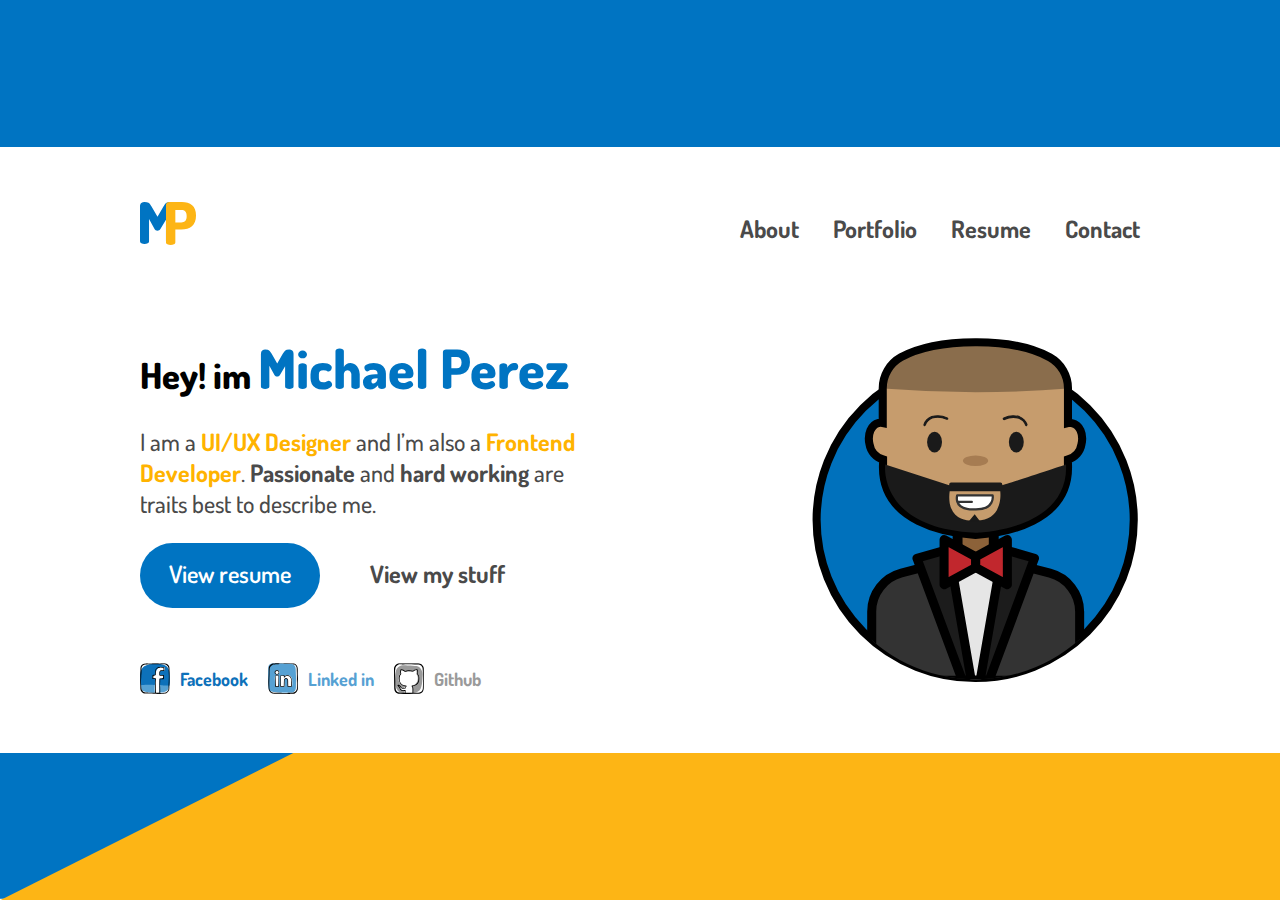
<file: index.html>
<!DOCTYPE html>
<html lang="en">
<head>
    
<meta charset="utf-8" />
<title>Michael Perez</title>

<!-- FONT -->
<link href="https://fonts.googleapis.com/css?family=Dosis:400,500,600,700,800" rel="stylesheet">

<!-- CSS -->
<link rel="stylesheet" href="/css/main.css" />

</head>
<body>
<div id="home">
    
    <div class="white-background">
       <div class="nav-container">
           <a href=""><img src="images/mp-main-logo.svg" alt="Main logo"></a>
           <div class="mp-nav-links-container">
               <a href="about.html" class="nav-links">About</a>
               <a href="portfolio.html" class="nav-links">Portfolio</a>
               <a href="" class="nav-links">Resume</a>
               <a href="" class="nav-links">Contact</a>
           </div>
       </div>
        <div class="white-background-content">
            <div class="me-content-container">
                <h1 id="mpIntro">Hey! im <b>Michael Perez</b></h1>
                <p>I am a <b class="yellow-text">UI/UX Designer</b> and I’m also a <b class="yellow-text">Frontend Developer</b>. <b class="bold-text">Passionate</b> and <b class="bold-text">hard working</b> are traits best to describe me.</p>
                <div class="view-mystuff-container">
                    <a href="" class="blue-btn mp-btn">View resume</a>
                    <a href="" class="mp-link">View my stuff</a>
                </div>
                <div class="home-social-media">
                    <a href="" class="home-social-facebook"><img src="images/facebook.svg" alt="facebook icon">Facebook</a>
                    <a href="" class="home-social-linkedin"><img src="images/linkdin.svg" alt="linkedin icon">Linked in</a>
                    <a href="" class="home-social-github"><img src="images/github.svg" alt="github icon">Github</a>
                </div>
            </div>
            <div class="mp-logo">
                <img src="images/mike-animation.svg" alt="michael perez icon">
            </div>
        </div>
    </div>
    
</div>
</body>
</html>
</file>
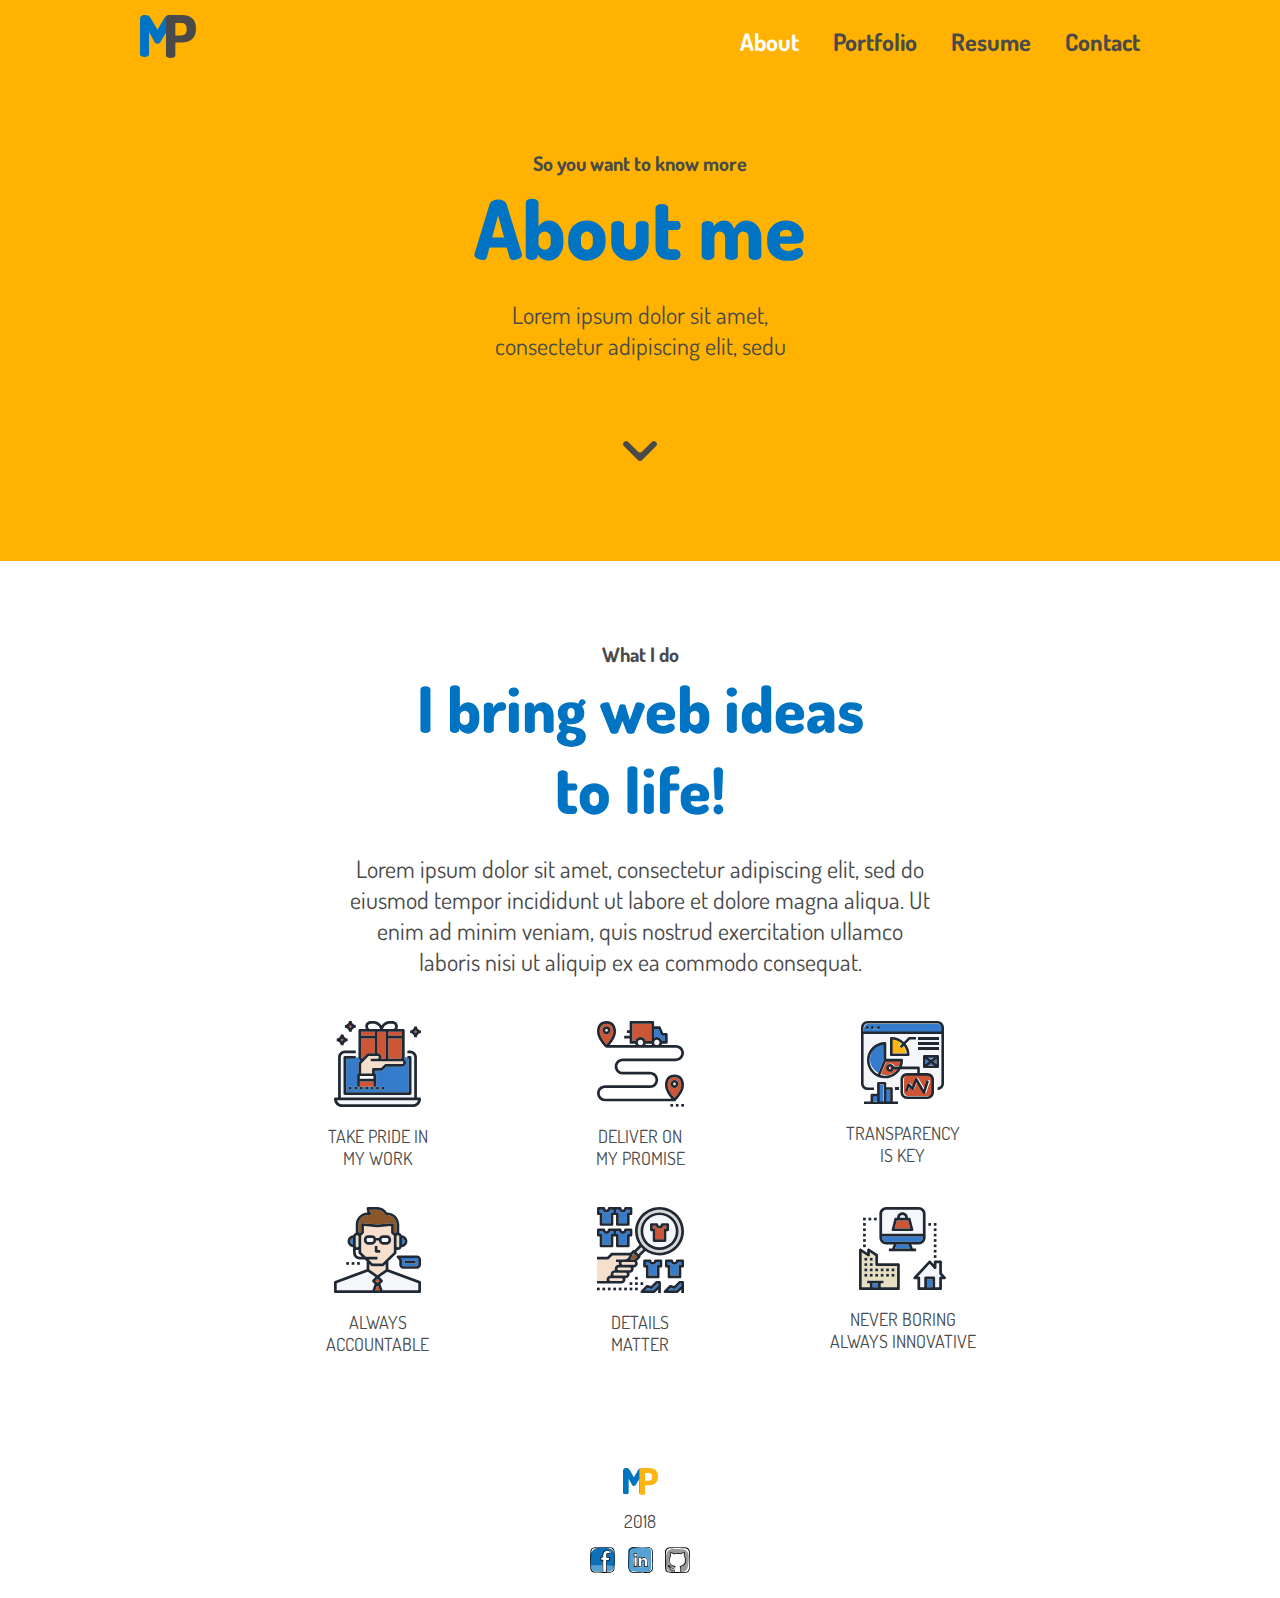
<file: about.html>
<!DOCTYPE html>
<html lang="en">
<head>
    
<meta charset="utf-8" />
<title>Michael Perez</title>

<!-- FONT -->
<link href="https://fonts.googleapis.com/css?family=Dosis:400,500,600,700,800" rel="stylesheet">

<!-- CSS -->
<link rel="stylesheet" href="/css/main.css" />

</head>
<body id="about" class="body-2">
    <div class="nav-color">
        <div class="nav-container">
           <a href=""><img src="images/mp-logo-black.svg" alt="Main logo"></a>
           <div class="mp-nav-links-container">
               <a href="#about" class="nav-links" style="color: white;">About</a>
               <a href="portfolio.html" class="nav-links">Portfolio</a>
               <a href="" class="nav-links">Resume</a>
               <a href="" class="nav-links">Contact</a>
           </div>
        </div>
    </div>
    <div class="mp-big-container mp-yellow">
        <h3>So you want to know more</h3>
        <h1 class="blue-text">About me</h1>
        <p>Lorem ipsum dolor sit amet, consectetur adipiscing elit, sedu</p>
        <svg width="34px" height="20px" class="down-arrow" viewBox="0 0 34 20" version="1.1" xmlns="http://www.w3.org/2000/svg" xmlns:xlink="http://www.w3.org/1999/xlink">
            <!-- Generator: Sketch 51.2 (57519) - http://www.bohemiancoding.com/sketch -->
            <title>Fill 1</title>
            <desc>Created with Sketch.</desc>
            <defs></defs>
            <g id="about" stroke="none" stroke-width="1" fill="none" fill-rule="evenodd">
                <g id="Desktop-HD" transform="translate(-702.000000, -428.000000)" fill="#4A4A4A">
                    <path d="M728.221518,426.055631 L718.251959,436.105522 C717.213983,437.151861 717.213983,438.848139 718.251959,439.894478 L728.221518,449.944369 C729.259494,450.990708 729.259494,452.686986 728.221518,453.733325 L727.74345,454.215245 C726.705474,455.261585 725.022756,455.261585 723.98478,454.215245 L709.778482,439.894478 C708.740506,438.848139 708.740506,437.151861 709.778482,436.105522 L723.98478,421.784755 C725.022756,420.738415 726.705474,420.738415 727.74345,421.784755 L728.221518,422.266675 C729.259494,423.312008 729.259494,425.009292 728.221518,426.055631" id="Fill-1" transform="translate(719.000000, 438.000000) rotate(-90.000000) translate(-719.000000, -438.000000) "></path>
                </g>
            </g>
        </svg>
    </div>
    <div class="about-content-container">
        <div class="about-content">
            <h3>What I do</h3>
            <h2 class="blue-text">I bring web ideas <br>to life!</h2>
            <p>Lorem ipsum dolor sit amet, consectetur adipiscing elit, sed do eiusmod tempor incididunt ut labore et dolore magna aliqua. Ut enim ad minim veniam, quis nostrud exercitation ullamco laboris nisi ut aliquip ex ea commodo consequat.</p>
        </div>
        <div class="attributes-container">
            <div class="attributes">
                <img src="images/pride-inwork.svg" alt="pride in work icon">
                <p>Take pride in<br>my work</p>
            </div>
            <div class="attributes">
                <img src="images/deliver-promise.svg" alt="deliver promise icon">
                <p>deliver on<br>my promise</p>
            </div>
            <div class="attributes">
                <img src="images/transparency.svg" alt="transparency icon">
                <p>Transparency<br>is key</p>
            </div>
            <div class="attributes">
                <img src="images/accountable.svg" alt="accountable icon">
                <p>always<br>accountable</p>
            </div>
            <div class="attributes">
                <img src="images/details.svg" alt="details icon">
                <p>details<br>matter</p>
            </div>
            <div class="attributes">
                <img src="images/innovative.svg" alt="innovative icon">
                <p>never boring<br>always innovative</p>
            </div>
        </div>
    </div>
    <footer>
        <a href="index.html"><img src="images/mp-main-logo.svg" alt="main logo"></a>
        <p>2018</p>
        <div class="footer-social">
            <a href=""><img src="images/facebook.svg" alt="facebook icon"></a>
            <a href=""><img src="images/linkdin.svg" alt="linkedin icon"></a>
            <a href=""><img src="images/github.svg" alt="github icon"></a>
        </div>
    </footer>

</body>
</html>
</file>
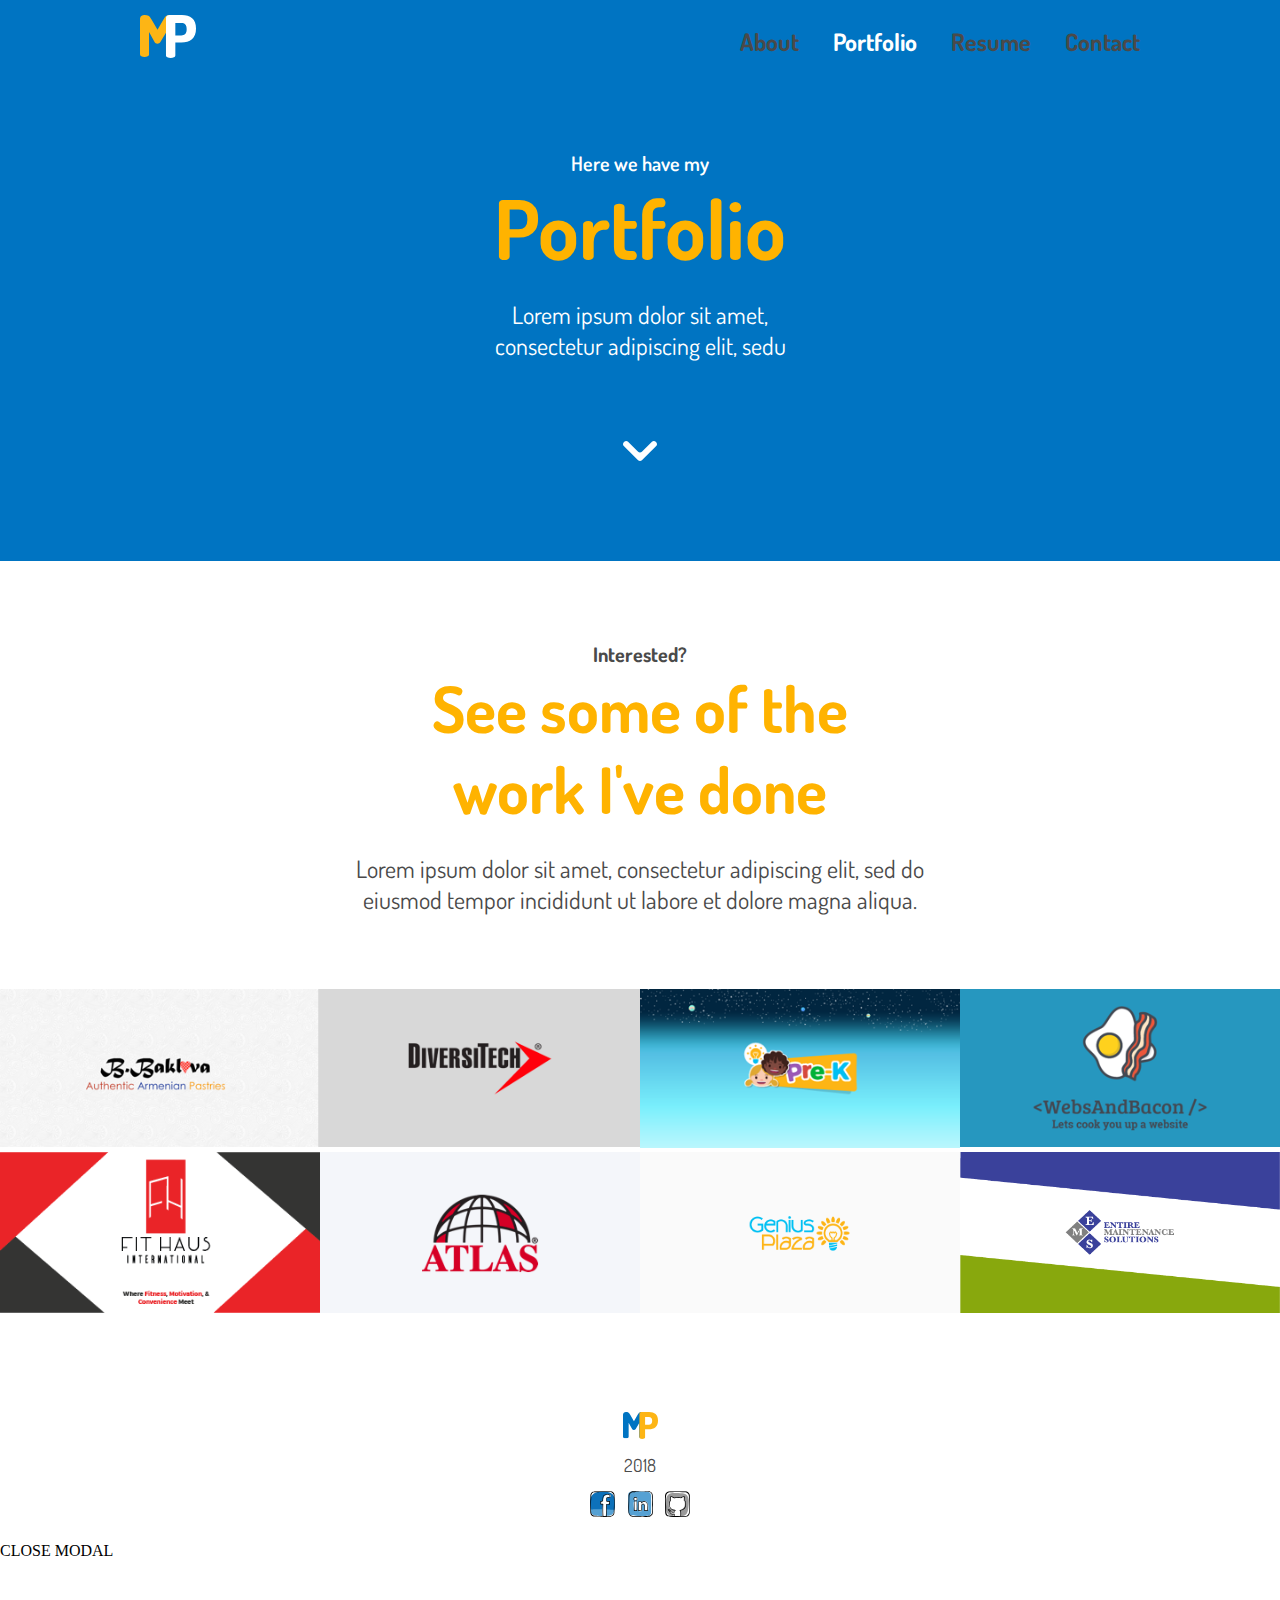
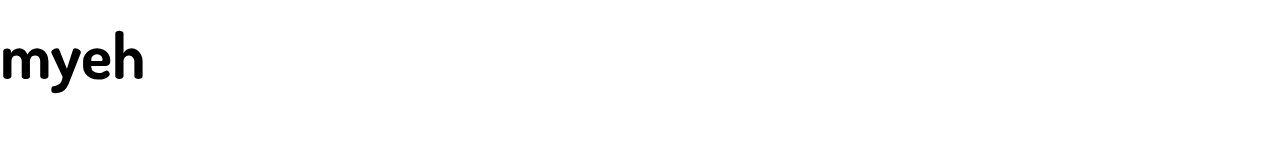
<file: portfolio.html>
<!DOCTYPE html>
<html lang="en">
<head>
    
<meta charset="utf-8" />
<title>Michael Perez</title>

<!-- FONT -->
<link href="https://fonts.googleapis.com/css?family=Dosis:400,500,600,700,800" rel="stylesheet">

<!-- CSS -->
<link rel="stylesheet" href="/css/main.css" />
<link rel="stylesheet" href="/css/animate.min.css" />

</head>
<body id="portfolio" class="body-2">
    <div class="nav-color blue-nav">
        <div class="nav-container">
           <a href=""><img src="images/mp-logo-white.svg" alt="Main logo"></a>
           <div class="mp-nav-links-container">
               <a href="" class="nav-links">About</a>
               <a href="" class="nav-links" style="color: white;">Portfolio</a>
               <a href="" class="nav-links">Resume</a>
               <a href="" class="nav-links">Contact</a>
           </div>
        </div>
    </div>
    <div class="mp-big-container mp-blue">
        <h3>Here we have my</h3>
        <h1 class="yellow-text">Portfolio</h1>
        <p>Lorem ipsum dolor sit amet, consectetur adipiscing elit, sedu</p>
        <svg width="34px" height="20px" class="down-arrow" viewBox="0 0 34 20" version="1.1" xmlns="http://www.w3.org/2000/svg" xmlns:xlink="http://www.w3.org/1999/xlink">
            <g id="about" stroke="none" stroke-width="1" fill="none" fill-rule="evenodd">
                <g id="Desktop-HD" transform="translate(-702.000000, -428.000000)" fill="#FFFFFF">
                    <path d="M728.221518,426.055631 L718.251959,436.105522 C717.213983,437.151861 717.213983,438.848139 718.251959,439.894478 L728.221518,449.944369 C729.259494,450.990708 729.259494,452.686986 728.221518,453.733325 L727.74345,454.215245 C726.705474,455.261585 725.022756,455.261585 723.98478,454.215245 L709.778482,439.894478 C708.740506,438.848139 708.740506,437.151861 709.778482,436.105522 L723.98478,421.784755 C725.022756,420.738415 726.705474,420.738415 727.74345,421.784755 L728.221518,422.266675 C729.259494,423.312008 729.259494,425.009292 728.221518,426.055631" id="Fill-1" transform="translate(719.000000, 438.000000) rotate(-90.000000) translate(-719.000000, -438.000000) "></path>
                </g>
            </g>
        </svg>
    </div>
    <div class="about-content-container">
        <div class="about-content">
            <h3>Interested?</h3>
            <h2 class="yellow-text">See some of the <br>work I've done</h2>
            <p>Lorem ipsum dolor sit amet, consectetur adipiscing elit, sed do eiusmod tempor incididunt ut labore et dolore magna aliqua.</p>
        </div>
        <div class="projects-container">
            <div class="projects">
                <img src="images/portfolio/bbaklava.png" alt="baklava">
                <div class="overlay">
                    <div class="text">
                        <h2 class="yellow-text">Bbaklava</h2>
                        <p>UI/UX - Frontend Developer</p>
                        <button class="white-outline-btn" id="demo">Learn more</button>
                    </div>
                </div>
            </div>
            <div class="projects">
                <img src="images/portfolio/diversitech.png" alt="diversitech">
                <div class="overlay">
                    <div class="text">
                        <h2 class="yellow-text">Diversitech</h2>
                        <p>UI/UX - Frontend Developer</p>
                        <button class="white-outline-btn">Learn more</button>
                    </div>
                </div>
            </div>
            <div class="projects">
                <img src="images/portfolio/prek.png" alt="prek">
                <div class="overlay">
                    <div class="text">
                        <h2 class="yellow-text">Genius Prek</h2>
                        <p>UI/UX - Frontend Developer</p>
                        <button class="white-outline-btn">Learn more</button>
                    </div>
                </div>
            </div>
            <div class="projects">
                <img src="images/portfolio/WebsAndBacon.png" alt="webs and bacon">
                <div class="overlay">
                    <div class="text">
                        <h2 class="yellow-text">&#60;WebsandBacon/&#62;</h2>
                        <p>UI/UX - Frontend Developer</p>
                        <button class="white-outline-btn">Learn more</button>
                    </div>
                </div>
            </div>
            <div class="projects">
                <img src="images/portfolio/fithaus.svg" alt="fithaus">
                <div class="overlay">
                    <div class="text">
                        <h2 class="yellow-text">Fithaus</h2>
                        <p>UI/UX - Frontend Developer</p>
                        <button class="white-outline-btn">Learn more</button>
                    </div>
                </div>
            </div>
            <div class="projects">
                <img src="images/portfolio/atlas.png" alt="atlas">
                <div class="overlay">
                    <div class="text">
                        <h2 class="yellow-text">Atlas Roofing</h2>
                        <p>UI/UX - Frontend Developer</p>
                        <button class="white-outline-btn">Learn more</button>
                    </div>
                </div>
            </div>
            <div class="projects">
                <img src="images/portfolio/geniusplaza.svg" alt="genius plaza">
                <div class="overlay">
                    <div class="text">
                        <h2 class="yellow-text">Genius Plaza</h2>
                        <p>UI/UX - Frontend Developer</p>
                        <button class="white-outline-btn">Learn more</button>
                    </div>
                </div>
            </div>
            <div class="projects">
                <img src="images/portfolio/ems.svg" alt="Entire maintnence solutions">
                <div class="overlay">
                    <div class="text">
                        <h2 class="yellow-text">E.M.S.</h2>
                        <p>UI/UX - Frontend Developer</p>
                        <button class="white-outline-btn">Learn more</button>
                    </div>
                </div>
            </div>
        </div>
    </div>
    <footer>
        <a href="index.html"><img src="images/mp-main-logo.svg" alt="main logo"></a>
        <p>2018</p>
        <div class="footer-social">
            <a href=""><img src="images/facebook.svg" alt="facebook icon"></a>
            <a href=""><img src="images/linkdin.svg" alt="linkedin icon"></a>
            <a href=""><img src="images/github.svg" alt="github icon"></a>
        </div>
    </footer>
    
    
    
<div id="animatedModal">
    <div class="close-animatedModal">
        CLOSE MODAL
    </div>

    <div class="modal-content">
        <!--Your modal content goes here-->
        <h2>myeh</h2>
    </div>
</div>

<script src="js/jquery.min.js"></script>
<script src="js/animatedModal.js"></script>
<script src="js/main.js"></script>


</body>
</html>
</file>
<file: css/main.css>
/***************** 


    MICHAEL PEREZ STYLE SHEET 

    TABLE OF CONTENTS
    A. GLOBAL
        an. Navbar

    B. INDEX
    C. ABOUT
    D. PORTFOLIO

    F. FOOTER
    

*****************/



/***************** 

    A. GLOBAL

*****************/
.body-2 {
    display: flex;
    flex-wrap: nowrap;
    flex-flow: column;
    justify-content: center;
    
}
h1 {
    font-size: 82px;
    font-family: 'Dosis', sans-serif;
    font-weight: 800;
}
h2 {
    font-size: 64px;
}
h3 {
    font-size: 20px;
    color: #4a4a4a
}
h2,h3 {
    font-family: 'Dosis', sans-serif;
    font-weight: 700;
}

p {
    font-family: 'Dosis', sans-serif;
    font-weight: 400;
    font-size: 24px;
    color: #4a4a4a;
}

.mp-btn {
    display: block;
    text-align: center;
    border-radius: 50px;
}

.mp-link:hover {
    border-bottom: 4px #4A4A4A solid;
}

.mp-link, a {
    border-bottom: 4px transparent solid;
}

.mp-btn, .mp-link, a, button {
    font-size: 24px;
    font-family: 'Dosis', sans-serif;
    font-weight: 700;
    color: #4A4A4A;
    text-decoration: none;
    padding: 15px 0;
    -webkit-transition: all 0.3s ease 0s;
    transition: all 0.3s ease 0s;
}
a > img {
    width: 100%;
}
a.blue-btn {
    background-color: #0074C2;
    color: white;
    width: 180px;
    font-weight: 600;
}
a.blue-btn:hover {
    background-color: #025994;
}

a.yellow-btn {
    background-color: #ffb300;
    color: white;
}

.yellow-text {
    color: #ffb300 !important;
    font-weight: 700;
}
.blue-text {
    color: #0074C2 !important;
    font-weight: 800;
}
.bold-text {
    font-weight: 700;
}

.mp-big-container {
    width: 100%;
    display: flex;
    flex-direction: column;
    flex-wrap: nowrap;
    justify-content: center;
    align-content: center;
    padding: 100px 0;
}
.mp-yellow {
    background-color: #ffb300;
}
.mp-blue{
    background-color: #0074c2;
}

div.mp-big-container > h3 {
    margin: 50px auto 0 auto;
}
.mp-big-container > h1, .mp-big-container > h3 {
    width: 470px;
    text-align: center;
    margin: 0 auto;
}
.mp-big-container > p {
    width: 295px;
    margin: 20px auto 80px auto;
    text-align: center;
}

.down-arrow {
    margin: 0 auto;
}

.white-outline-btn {
    width: 60%;
    border: 3px white solid;
    border-radius: 50px;
    background-color: transparent;
    color: white;
    font-family: 'Dosis', sans-serif;
    font-weight: 600;
    font-size: 20px;
    padding: 10px 0;
    cursor: pointer;
}
.white-outline-btn:hover {
    background-color: white;
    color: #0074c2;
}

/***************** an. Nav bar *****************/

/*****************
    Nav bar - home
*****************/
.nav-container {
    width: 1000px;
    display: flex;
    flex-direction: row;
    flex-wrap: nowrap;
    justify-content: space-between;
    align-items: center;
    align-self: center;
    margin: 0 auto;
}

.nav-links {
    margin-left: 15px;
    margin-right: 15px;
}

.nav-links:hover {
    color: #0074C2;
}

.nav-links:first-child {
    margin-left: 0px;
    margin-right: 15px;
}
.nav-links:last-child {
    margin-left: 15px;
    margin-right: 0px;
}


/*****************
    Nav bar - everwhere else
*****************/
.body-2 > .nav-color {
    position: fixed;
    background-color: #ffb300;
    top: 0;
    width: 100%;
}

.blue-nav > div > div > .nav-links:hover {
    color: #ffb300;
}


/***************** 

    B. INDEX

*****************/
body {
    margin: 0;
}

#home {
    background-image: url(/images/desktop-background.svg);
    background-size: cover;
    background-repeat: no-repeat;
    width: 100%;
    height: 100vh;
    display: flex;
    justify-content: center;
    align-items: center;
}

.white-background {
    background-color: #FFFFFF;
    width: 1200px;
    padding: 40px 80px;
}

.white-background-content {
    width: 1000px;
    margin: auto auto;
    padding-top: 40px;
    display: flex;
    flex-direction: row;
    flex-wrap: nowrap;
    justify-content: space-between;
    align-items: center;
}

#mpIntro {
    font-size: 36px;
}
#mpIntro  > b {
    font-size: 54px;
    color: #0074C2;
}
.me-content-container {
    width: 470px;
}
.me-content-container > p {
    font-weight: 500;
}

.view-mystuff-container {
    display: flex;
    flex-direction: row;
    flex-wrap: nowrap;
    justify-content: flex-start;
    align-items: center;
}
.view-mystuff-container > .mp-link {
    margin-left: 50px;
}

.home-social-media {
    margin-top: 40px;
    display: flex;
    flex-direction: row;
    justify-content: flex-start;
    align-items: center;
}

.home-social-media > a {
    display: flex;
    flex-direction: row;
    justify-content: flex-start;
    align-items: center;
    font-size: 18px;
    margin-right: 20px;
}
.home-social-media > a:last-child {
    margin-right: 0;
}

.home-social-media > a > img {
    width: 30px;
}

.home-social-facebook {
    color: #0D71BA;
}
.home-social-linkedin {
    color: #56A1D3;
}
.home-social-github {
    color: #9A9A9A;
}

.home-social-media > a > img {
    margin-right: 10px;
}

.mp-logo {
    width: 330px;
}
.mp-logo > img {
    width: 100%;
}



/***************** 

    C. ABOUT

*****************/
.mp-big-container > h3 {
    width: ;
}

.about-content {
    width: 1000px;
    display: flex;
    flex-direction: column;
    justify-content: center;
    align-items: center;
    margin: 0 auto;
}
.about-content-container {
    padding: 80px 0;
}
.about-content > h3 {
    text-align: center;
    margin: 0;
}
.about-content > h2 {
    margin: 0px;
    text-align: center;
}
.about-content > p {
    width: 583px;
    text-align: center;
}

.attributes-container {
    width: 725px;
    display: flex;
    flex-direction: row;
    flex-wrap: wrap;
    justify-content: space-between;
    align-items: flex-start;
    margin: 0 auto;
}

.attributes {
    width: 200px;
    display: flex;
    flex-direction: column;
    justify-content: center;
    align-items: center;
    margin-top: 20px;
}
.attributes > p {
    text-transform: uppercase;
    text-align: center;
    font-size: 18px;
}



/***************** 

    D. PORTFOLIO

*****************/
#portfolio > .nav-color {
    background-color: #0074c2;
}
.mp-blue > h3 {
    font-weight: 600;
}
.mp-blue > h3, .mp-blue > p {
    color: white;
}

.projects-container {
    width: 100%;
    display: flex;
    flex-direction: row;
    flex-wrap: wrap;
    justify-content: center;
    align-items: center;
    margin-top: 50px
}

.projects {
    width: 25%;
    position: relative;
}
.projects > img {
    width: 100%;
}


/****** IMAGE OVERLAY ******/
.overlay {
    position: absolute;
    top: 0;
    bottom: 0;
    left: 0;
    right: 0;
    height: 100%;
    width: 100%;
    opacity: 0;
    transition: .5s ease;
    background-color: #0074c2;
}

.projects:hover .overlay {
    opacity: 1;
}

.text {
    width: 100%;
    color: white;
    font-size: 20px;
    position: absolute;
    top: 50%;
    left: 50%;
    -webkit-transform: translate(-50%, -50%);
    -ms-transform: translate(-50%, -50%);
    transform: translate(-50%, -50%);
    text-align: center;
}

.text > h2 {
    width: 100%;
    font-size: 36px;
    margin-bottom: 0px;
}
.text > p {
    width: 100%;
    color: white;
    margin-top: 5px;
}



/***************** 

    F. FOOTER

*****************/
footer {
    width: 100px;
    display: flex;
    flex-direction: column;
    flex-wrap: nowrap;
    justify-content: center;
    align-items: center;
    margin: 0 auto;
}

footer > a {
    width: 35px;
    padding: 15px 0 5px 0;
}

footer > p {
    font-size: 18px;
    margin: 0;
}

.footer-social {
    width: 100%;
    display: flex;
    flex-wrap: nowrap;
    flex-direction: row;
    justify-content: space-between;
    align-items: center;
}

.footer-social > a {
    width: 25px;
}
</file>
